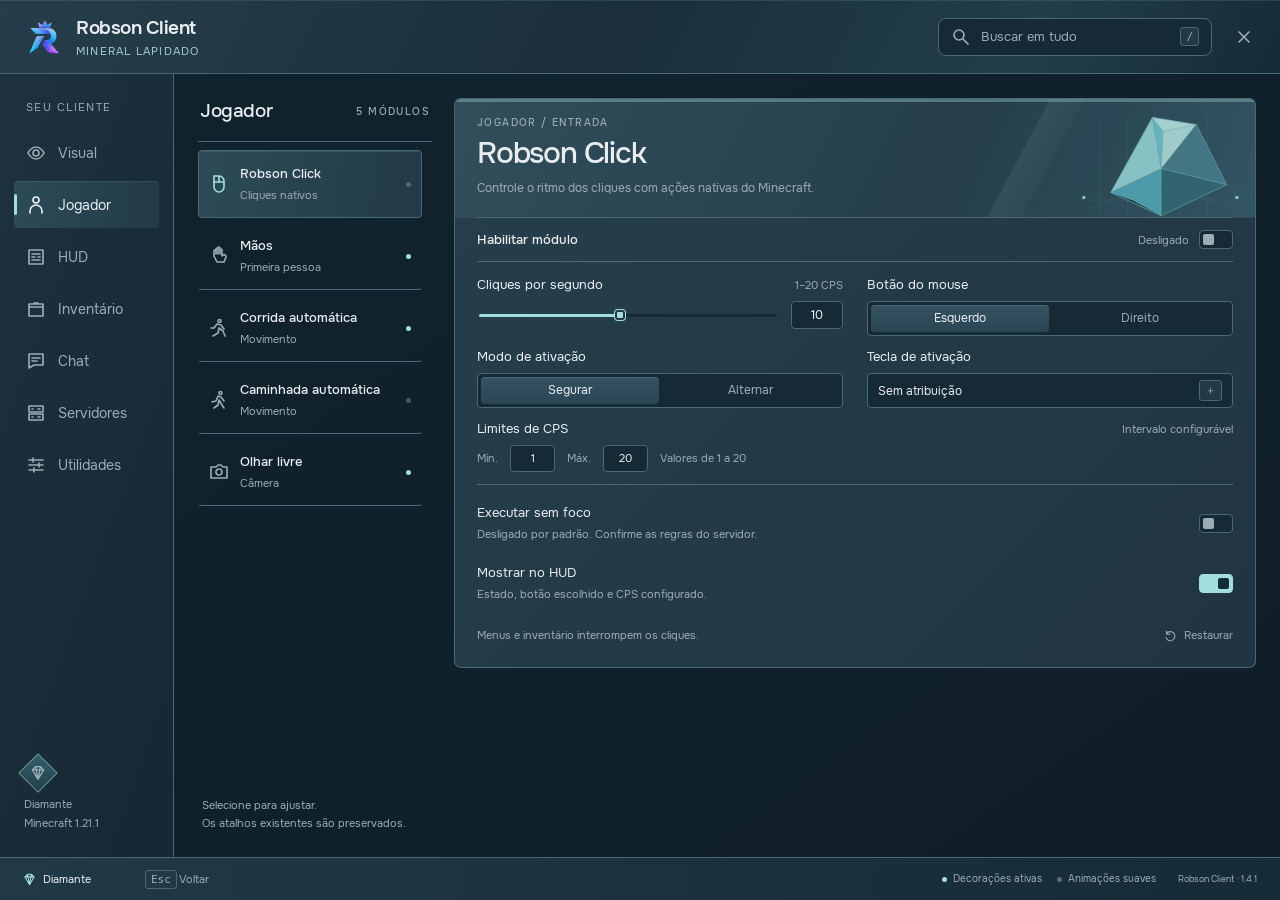
<file: client-embed.html>
<!doctype html>
<html lang="pt-BR">
<head>
  <meta charset="UTF-8">
  <meta name="viewport" content="width=device-width, initial-scale=1">
  <title>Robson Client · Interface In-Game</title>
  <link rel="stylesheet" href="css/client-menu.css">
  <link rel="stylesheet" href="css/client-refinement.css">
  <style>
    /* Styling adjustments specifically for embed inside showcase */
    html, body {
      background: transparent !important;
      overflow: hidden;
      user-select: none;
    }
    #review-tools {
      display: none !important; /* Hide internal debug bar; controlled by showcase */
    }
    #app {
      min-height: 100vh !important;
      padding: 0 !important;
      background: transparent !important;
    }
    .app-window, .hud-window {
      width: 100% !important;
      height: 100vh !important;
      max-height: 100vh !important;
      border-radius: 0 !important;
      border: none !important;
      box-shadow: none !important;
    }
  </style>
</head>
<body>
  <div id="review-tools" style="display:none">
    <nav id="theme-switch"></nav>
    <nav id="screen-switch"></nav>
  </div>
  <main id="app"></main>
  <div id="demo-notice" role="status" aria-live="polite"></div>
  <script src="js/client-menu.js"></script>
</body>
</html>
</file>
<file: css/client-menu.css>
/* One layout contract for all themes. No theme selectors in functional geometry. */
@font-face{font-family:Onest;src:url('../assets/Onest-Regular.ttf');font-weight:400;font-display:swap}@font-face{font-family:Onest;src:url('../assets/Onest-Medium.ttf');font-weight:500;font-display:swap}@font-face{font-family:Onest;src:url('../assets/Onest-Semibold.ttf');font-weight:600 900;font-display:swap}
*{box-sizing:border-box}html,body{margin:0;min-height:100%;font-family:Onest,sans-serif;color:#e9edf1}body{background:#111919}button,input,select{font:inherit}button{cursor:pointer}button:focus-visible,input:focus-visible,select:focus-visible{outline:2px solid var(--accent);outline-offset:3px}button{border:0;color:inherit}svg.icon{width:20px;height:20px;fill:none;stroke:currentColor;stroke-width:1.65;stroke-linecap:round;stroke-linejoin:round;flex-shrink:0}h1,h2,h3,p{margin:0}button,input{min-width:0}input{color:var(--text);background:var(--input);border:1px solid var(--line);border-radius:7px;padding:10px 12px;width:100%;outline:none}input:focus{border-color:var(--accent)}input::placeholder{color:var(--muted)}label{font-size:12px;color:var(--muted)}small{font-size:11px;color:var(--muted)}.muted{color:var(--muted)}.accent{color:var(--accent)}
#review-tools{height:52px;padding:0 20px;display:flex;align-items:center;gap:20px;background:#101417;border-bottom:1px solid #293135;font-size:11px;letter-spacing:.05em}#review-tools>span{color:#a5afb1;margin-right:auto}#review-tools nav{display:flex;gap:3px}#review-tools button{background:transparent;padding:7px 10px;border-radius:5px;color:#a9b4b7;font-size:11px}#review-tools button.active{background:#2b3436;color:#fff}#review-tools a{color:#a5afb1;text-decoration:none}body.capture #review-tools{display:none}#app{--text:#e8f0f4;--muted:#91a3ad;--line:#2e4854;--accent:#9adddf;--accent-dark:#122c36;--ground:#111e29;--panel:#1b2d39;--input:#12232e;--raised:#223b46;min-height:calc(100vh - 52px);background:linear-gradient(#07121b85,#07121bad),url('../assets/world.svg') center/cover;display:flex;align-items:center;justify-content:center;padding:30px 32px}body.capture #app{min-height:100vh}.app-window{width:1184px;max-width:100%;height:690px;max-height:calc(100vh - 90px);display:flex;flex-direction:column;position:relative;background:var(--ground);border:1px solid var(--line);box-shadow:0 20px 45px #0005;border-radius:15px;overflow:hidden}.capture .app-window{max-height:calc(100vh - 70px)}
.topbar{height:74px;display:flex;align-items:center;gap:16px;padding:0 24px;border-bottom:1px solid var(--line);flex-shrink:0;position:relative;z-index:2}.brand{display:flex;align-items:center;gap:12px;min-width:245px}.brand img{width:40px;height:42px;object-fit:contain}.brand-name{font-size:19px;letter-spacing:-.5px;font-weight:600}.brand-caption{font-size:10px;color:var(--muted);margin-top:4px;letter-spacing:.11em;text-transform:uppercase}.global-search{display:flex;align-items:center;gap:10px;margin-left:auto;width:274px;padding:0 12px;background:var(--input);border:1px solid var(--line);border-radius:8px;color:var(--muted);height:38px}.global-search input{background:transparent;border:0;padding:0;font-size:12px}.keycap{font-family:monospace;font-size:11px;padding:2px 5px;background:var(--panel);border:1px solid var(--line);border-radius:3px;color:var(--muted)}.close{width:28px;height:28px;display:grid;place-items:center;border-radius:7px;background:transparent;color:var(--muted)}.close:hover{background:var(--panel);color:var(--text)}.body-area{display:flex;flex:1;min-height:0}.rail{width:174px;flex-shrink:0;padding:26px 14px 16px;border-right:1px solid var(--line);display:flex;flex-direction:column}.rail-caption{margin:0 12px 15px;font-size:9px;letter-spacing:.13em;color:var(--muted);text-transform:uppercase}.rail-button{height:44px;display:flex;align-items:center;gap:12px;text-align:left;padding:0 12px;margin:0 0 5px;border-radius:7px;background:transparent;color:var(--muted);position:relative;font-size:12px}.rail-button.active{background:var(--panel);color:var(--text)}.rail-button.active:before{content:'';position:absolute;left:0;top:13px;bottom:13px;width:3px;border-radius:3px;background:var(--accent)}.rail-button:hover{color:var(--text);background:var(--panel)}.rail-bottom{margin-top:auto;padding:14px 10px 0;font-size:10px;color:var(--muted);line-height:1.7}.theme-stamp{width:28px;height:28px;display:grid;place-items:center;margin-bottom:8px;border:1px solid var(--line);transform:rotate(45deg)}.theme-stamp .icon{transform:rotate(-45deg);width:16px}.work-space{flex:1;min-width:0;display:grid;grid-template-columns:234px minmax(0,1fr);padding:24px;gap:22px;overflow:auto}.module-browser{min-width:0;display:flex;flex-direction:column}.section-eyebrow{text-transform:uppercase;font-size:9px;letter-spacing:.14em;color:var(--muted);font-weight:500}.browser-heading{display:flex;align-items:center;justify-content:space-between;padding:1px 2px 18px}.browser-heading h2{font-size:17px;font-weight:500;letter-spacing:-.4px}.module-items{display:flex;flex-direction:column;gap:4px}.module-item{display:flex;align-items:center;gap:11px;padding:13px 10px;background:transparent;text-align:left;border-radius:8px;min-height:66px;position:relative;border:1px solid transparent}.module-item .icon{color:var(--muted);width:20px}.module-item strong{font-size:12px;font-weight:500;display:block}.module-item small{font-size:10px;display:block;margin-top:5px}.module-item .state-dot{margin-left:auto;width:5px;height:5px;border-radius:50%;background:var(--muted);flex-shrink:0;opacity:.4}.module-item .state-dot.on{background:var(--accent);opacity:1}.module-item.selected{background:var(--panel);border-color:var(--line)}.module-item.selected .icon{color:var(--accent)}.module-item:hover{background:var(--panel)}.browser-note{margin-top:auto;padding:15px 4px 0;font-size:10px;color:var(--muted);line-height:1.7}.module-sheet{min-width:0;position:relative;display:flex;flex-direction:column;gap:0}.module-hero{position:relative;min-height:148px;padding:22px 22px 18px;background:var(--panel);border-radius:12px 12px 0 0;border:1px solid var(--line);border-bottom:0;overflow:hidden}.module-hero .section-eyebrow{margin-bottom:10px}.module-hero h1{font-weight:500;font-size:30px;line-height:1.1;letter-spacing:-1.2px;position:relative;z-index:1}.module-hero p{font-size:11px;line-height:1.65;color:var(--muted);margin-top:11px;max-width:60%;position:relative;z-index:1}.material-art{position:absolute;right:0;top:-12px;width:215px;height:170px;opacity:.8;pointer-events:none}.settings-body{border:1px solid var(--line);border-top:0;padding:0 22px 18px;background:var(--panel);border-radius:0 0 12px 12px}.activation{display:flex;align-items:center;padding:14px 0;margin-bottom:8px;border-top:1px solid var(--line);border-bottom:1px solid var(--line);gap:10px}.activation>span{font-size:11px;font-weight:500}.activation .session-state{color:var(--muted);font-size:10px;font-weight:400;margin-left:auto}.toggle{width:34px;height:19px;border-radius:14px;padding:3px;background:var(--input);border:1px solid var(--line);display:flex;align-items:center;flex-shrink:0;transition:background .12s ease}.toggle:before{content:'';display:block;width:11px;height:11px;background:var(--muted);border-radius:50%;transition:transform .12s ease}.toggle[aria-pressed="true"]{background:var(--accent);border-color:var(--accent)}.toggle[aria-pressed="true"]:before{background:var(--accent-dark);transform:translateX(15px)}.settings-grid{display:grid;grid-template-columns:1fr 1fr;column-gap:28px;row-gap:16px;padding-top:6px}.setting{display:flex;flex-direction:column;gap:8px;min-width:0}.setting.wide{grid-column:1/-1}.setting-head{display:flex;align-items:center;justify-content:space-between;gap:8px}.setting-head label{color:var(--text);font-size:11px}.setting-head small{font-size:9px}.segments{display:flex;gap:3px;padding:3px;background:var(--input);border:1px solid var(--line);border-radius:7px;min-height:32px}.segments button{flex:1;background:transparent;color:var(--muted);font-size:10px;padding:5px 6px;border-radius:4px}.segments button.active{background:var(--raised);color:var(--text)}.slider-row{display:flex;align-items:center;gap:12px;height:28px}.slider-row input[type="range"]{padding:0;appearance:none;-webkit-appearance:none;background:linear-gradient(to right,var(--accent) 0,var(--accent) var(--pct,48%),var(--input) var(--pct,48%),var(--input) 100%);height:3px;border:0;border-radius:3px}.slider-row input[type="range"]::-webkit-slider-thumb{appearance:none;-webkit-appearance:none;width:10px;height:10px;border-radius:3px;background:var(--accent);border:2px solid var(--panel);box-shadow:0 0 0 1px var(--accent)}.number{max-width:52px;padding:5px 3px;text-align:center;font-size:12px;border-radius:5px;background:var(--input);border:1px solid var(--line);color:var(--text)}.limits{display:flex;gap:12px;align-items:center;color:var(--muted);font-size:10px}.limits input{width:45px;padding:5px;text-align:center;font-size:11px}.keybind-button{height:32px;background:var(--input);border:1px solid var(--line);border-radius:7px;text-align:left;padding:0 10px;font-size:10px;display:flex;align-items:center;justify-content:space-between}.option-line{display:flex;align-items:center;justify-content:space-between;font-size:11px;padding:8px 0}.option-line span{display:block}.option-line small{display:block;font-size:9px;margin-top:4px;line-height:1.5;max-width:350px}.setting-divider{grid-column:1/-1;border-top:1px solid var(--line);margin-top:0}.sheet-bottom{display:flex;align-items:center;justify-content:space-between;margin-top:16px;color:var(--muted);font-size:9px}.ghost-button{background:transparent;font-size:10px;color:var(--muted);padding:5px 0;display:flex;align-items:center;gap:7px}.ghost-button .icon{width:13px;height:13px}.ghost-button:hover{color:var(--text)}.primary-button{background:var(--accent);color:var(--accent-dark);font-size:11px;padding:10px 15px;border-radius:7px;font-weight:600}.secondary-button{border:1px solid var(--line);background:var(--raised);color:var(--text);padding:9px 12px;border-radius:7px;font-size:11px}.bottom-bar{height:43px;flex-shrink:0;display:flex;align-items:center;gap:18px;border-top:1px solid var(--line);padding:0 23px;color:var(--muted);font-size:10px;background:var(--ground)}.theme-chip{display:flex;align-items:center;gap:7px;background:transparent;padding:0;color:var(--text);font-size:10px}.theme-chip .icon{width:13px;height:13px;color:var(--accent)}.bottom-bar .pref{margin-left:auto;display:flex;align-items:center;gap:7px}.preference{background:transparent;color:var(--muted);font-size:9px;display:flex;align-items:center;gap:6px;padding:4px}.preference .pref-dot{width:5px;height:5px;background:var(--accent);border-radius:50%}.preference[aria-pressed="false"] .pref-dot{background:var(--muted);opacity:.5}.version{font-size:9px}

/* Shared chat layout. */
.chat-space{padding:24px 28px;flex:1;min-width:0;display:flex;flex-direction:column;overflow:auto}.page-heading{display:flex;align-items:flex-start;justify-content:space-between;gap:20px;flex-shrink:0;position:relative;padding-bottom:20px}.page-heading .section-eyebrow{margin:0 0 8px}.page-heading h1{font-size:27px;font-weight:500;letter-spacing:-.9px}.page-heading p{font-size:11px;color:var(--muted);line-height:1.6;margin-top:9px}.page-material{width:125px;height:84px;object-fit:contain;margin-top:-7px;opacity:.65}.page-tabs{display:flex;align-items:center;gap:23px;border-bottom:1px solid var(--line);margin-bottom:18px;flex-shrink:0}.page-tabs button{background:transparent;padding:0 0 10px;color:var(--muted);font-size:12px;border-bottom:2px solid transparent}.page-tabs button.active{border-color:var(--accent);color:var(--text)}.search-box{display:flex;gap:10px;align-items:center;background:var(--input);border:1px solid var(--line);padding:0 13px;border-radius:7px;height:41px;flex-shrink:0}.search-box input{border:0;background:transparent;padding:0;font-size:12px}.search-box .icon{color:var(--muted);width:16px}.result-count{display:flex;align-items:center;justify-content:space-between;font-size:10px;color:var(--muted);padding:14px 2px 9px}.chat-results{flex:1;min-height:80px;border-top:1px solid var(--line);overflow:auto;padding-top:5px}.chat-result{padding:15px 11px;border-bottom:1px solid var(--line);display:flex;gap:14px;align-items:baseline}.chat-result .message{font:12px/1.8 monospace;color:#e7e8e5;flex:1;min-width:0}.chat-result .message .player{color:#bdc9d5}.chat-result .message .rank{color:#d7c9a3}.chat-result .message .term{background:var(--raised);color:var(--accent);padding:1px 2px}.result-index{font-family:monospace;font-size:9px;color:var(--muted);opacity:.7;min-width:16px}.reply-box{margin-top:17px;padding:13px 16px;background:var(--panel);border:1px solid var(--line);border-radius:9px;display:flex;align-items:center;gap:18px}.reply-box>div:first-child{width:153px;flex-shrink:0}.reply-box h3{font-size:11px;font-weight:500}.reply-box p{font-size:9px;margin-top:4px;color:var(--muted);line-height:1.5}.reply-box input{max-width:210px;font-size:11px;padding:8px 11px}.reply-box .primary-button{margin-left:auto;white-space:nowrap}.chat-filters{display:grid;grid-template-columns:1fr 1fr;gap:28px;flex:1;min-height:0;overflow:auto;padding:2px 0 12px}.filter-group{min-width:0}.filter-group h3{font-size:13px;font-weight:500;margin-bottom:5px}.filter-group .subhint{font-size:10px;color:var(--muted);line-height:1.5;margin-bottom:15px}.filter-group .option-line{border-bottom:1px solid var(--line);padding:10px 0}.filter-input{margin-top:15px;display:block}.filter-input span{display:block;margin-bottom:7px;color:var(--text);font-size:10px}.filter-input input{font-size:11px;padding:8px 10px}.filter-input small{display:block;margin-top:6px;font-size:9px}.filter-actions{display:flex;align-items:center;justify-content:space-between;gap:20px;border-top:1px solid var(--line);padding-top:12px;font-size:10px;color:var(--muted)}
/* Shared HUD layout. */
.hud-window{width:1184px;max-width:100%;height:690px;max-height:calc(100vh - 90px);position:relative;border:1px solid var(--line);border-radius:14px;overflow:hidden;background:linear-gradient(#10151c32,#10151c32),url('../assets/world.svg') center/cover;box-shadow:0 20px 45px #0005;display:flex;flex-direction:column}.capture .hud-window{max-height:calc(100vh - 70px)}.hud-topbar{height:66px;flex-shrink:0;display:flex;align-items:center;gap:19px;padding:0 21px;background:var(--ground);border-bottom:1px solid var(--line);position:relative;z-index:3}.hud-topbar .brand{min-width:190px}.hud-topbar .brand img{width:32px;height:35px}.hud-topbar .brand-name{font-size:16px}.hud-topbar .brand-caption{font-size:9px}.toolbar-settings{display:flex;align-items:center;gap:17px;margin-left:auto}.toolbar-control{display:flex;align-items:center;gap:9px;font-size:10px;color:var(--muted)}.hud-stage{display:flex;flex:1;min-height:0}.hud-canvas{flex:1;min-width:0;position:relative;overflow:hidden}.hud-grid{position:absolute;inset:0;pointer-events:none;background-image:linear-gradient(#dce9e314 1px,transparent 1px),linear-gradient(90deg,#dce9e314 1px,transparent 1px);background-size:32px 32px}.hud-grid:before{position:absolute;inset:0;content:'';background:linear-gradient(90deg,transparent 49.95%,#dce9e342 49.95%,#dce9e342 50.05%,transparent 50.05%),linear-gradient(transparent 49.9%,#dce9e342 49.9%,#dce9e342 50.1%,transparent 50.1%)}.hud-inspector{width:285px;flex-shrink:0;background:var(--ground);border-left:1px solid var(--line);padding:23px 22px 17px;overflow:auto}.hud-inspector .page-heading{padding-bottom:17px;border-bottom:1px solid var(--line);margin-bottom:17px}.hud-inspector .page-heading h1{font-size:21px}.hud-inspector .page-heading p{font-size:10px;margin-top:8px}.hud-inspector .setting{margin-top:16px;gap:8px}.hud-inspector .setting-head label{font-size:10px}.hud-inspector .option-line{font-size:10px;margin-top:8px}.hud-inspector .segments{margin-top:3px}.hud-inspector .sheet-bottom{padding-top:8px;margin-top:16px;border-top:1px solid var(--line)}.hud-bottom{height:43px;flex-shrink:0;display:flex;align-items:center;gap:22px;padding:0 20px;background:var(--ground);border-top:1px solid var(--line);font-size:9px;color:var(--muted)}.hud-bottom .pref{display:flex;align-items:center;gap:13px;margin-left:auto}.hud-selection-tabs{display:flex;gap:7px;position:absolute;left:18px;bottom:20px;padding:5px;background:var(--ground);border:1px solid var(--line);border-radius:8px;z-index:2}.hud-selection-tabs button{background:transparent;color:var(--muted);font-size:10px;padding:7px 11px;border-radius:4px}.hud-selection-tabs button.active{background:var(--raised);color:var(--text)}.preview-tag{position:absolute;left:19px;top:16px;background:var(--ground);color:var(--muted);padding:5px 9px;border:1px solid var(--line);border-radius:4px;font-size:9px}.vanilla{font-family:monospace;text-shadow:1px 1px 0 #202b1b;font-weight:600;color:#faf9f4;position:absolute;line-height:1.65;user-select:none}.vanilla.effects{left:18px;top:65px;font-size:11px;display:flex;gap:9px;flex-direction:column}.effect-chip{background:#182119aa;padding:4px 8px;display:flex;gap:8px;align-items:center}.effect-symbol{color:#a9d9dd;font-size:15px}.vanilla.scoreboard{right:25px;top:92px;width:179px;font-size:12px;background:#1a241ab5;padding:9px 12px}.vanilla.scoreboard>strong{display:block;text-align:center;color:#ded697;font-size:12px;margin-bottom:7px}.vanilla.scoreboard>div{display:flex;justify-content:space-between;gap:10px;font-size:11px}.vanilla.boss{top:31px;left:50%;transform:translateX(-50%);width:285px;font-size:11px;text-align:center}.boss-progress{height:9px;background:#222422;border:2px solid #332b39;box-shadow:0 0 0 1px #cad0c752;margin-top:2px}.boss-progress>i{display:block;width:65%;height:5px;background:repeating-linear-gradient(90deg,#a855b2 0,#a855b2 25px,#743577 25px,#743577 27px)}.vanilla.chat{left:25px;bottom:80px;width:380px;font-size:11px;background:#17221cb2;padding:9px 10px}.vanilla.chat .name{color:#e2cf80}.vanilla.chat .server{color:#a1d2bc}.vanilla.chat .hello{color:#b5d0d9}.vanilla.selected{outline:1px solid var(--accent);outline-offset:7px;cursor:move}.vanilla.selected:before,.vanilla.selected:after{position:absolute;content:'';width:6px;height:6px;background:var(--accent);right:-11px;bottom:-11px;border:1px solid var(--ground)}.vanilla.selected:before{left:-11px;top:-11px;right:auto;bottom:auto}.selection-label{font:9px Onest,sans-serif;text-shadow:none;position:absolute;left:-8px;top:-27px;background:var(--accent);color:var(--accent-dark);padding:3px 7px;font-weight:500}.chat-actions{position:absolute;right:23px;bottom:82px;background:#1a241dbb;border:1px solid #d3e4d44d;border-radius:5px;padding:6px 8px;display:flex;gap:11px;color:#e5ebdf;font:9px Onest,sans-serif}.chat-actions .icon{width:13px;height:13px}.crosshair{position:absolute;top:50%;left:50%;width:14px;height:14px;color:#eef1e7}.crosshair:after,.crosshair:before{content:'';background:currentColor;position:absolute}.crosshair:before{width:14px;height:2px;top:6px;left:0}.crosshair:after{height:14px;width:2px;top:0;left:6px}.hotbar{position:absolute;bottom:21px;left:50%;transform:translateX(-50%);height:34px;display:flex;gap:2px;border:3px solid #8c918580;background:#333b3280;padding:2px}.hotbar i{width:28px;background:#282e28aa;border:1px solid #79816e70}.hotbar i:first-child{border:2px solid #d2d9c4}
.no-decorations .material-art,.no-decorations .page-material,.no-decorations .theme-stamp{visibility:hidden}.no-decorations .module-hero:before{display:none}.reduced *, .reduced *:before,.reduced *:after{transition:none!important;animation:none!important}#demo-notice{position:fixed;left:50%;bottom:20px;transform:translateX(-50%);z-index:10;background:#e7e9e2;color:#202820;box-shadow:0 5px 20px #0006;border-radius:8px;font-size:12px;padding:11px 16px;opacity:0;pointer-events:none}#demo-notice.show{opacity:1;transition:opacity .15s}.empty-module{flex:1;display:grid;place-content:center;text-align:center;color:var(--muted);gap:12px;background:var(--panel);border-radius:10px}.empty-module h1{font-size:24px;font-weight:500;color:var(--text)}.empty-module p{font-size:11px;max-width:270px;line-height:1.7}.empty-module .icon{width:35px;height:35px;margin:auto;color:var(--accent)}


/* Final shared geometry, typography and responsive rules. */
.app-window,.hud-window{height:720px;max-height:calc(100vh - 90px)}
.capture .app-window,.capture .hud-window{max-height:calc(100vh - 48px)}
.topbar{height:74px}
.brand{width:245px;min-width:245px}.brand-caption{font-size:11px;line-height:14px}
.body-area{overflow:hidden}.rail{width:174px;padding:26px 14px 16px}
.rail-button{font-size:14px;height:47px}.rail-caption,.rail-bottom{font-size:11px}
.rail-bottom{height:96px;flex-shrink:0}.rail-button{flex-shrink:0}
.work-space{grid-template-columns:234px minmax(0,1fr);padding:24px;gap:22px;overflow:auto}
.module-browser{min-height:0}.browser-heading{padding:1px 2px 18px;border-bottom:1px solid var(--line);margin-bottom:8px;flex-shrink:0}
.browser-heading h2{font-size:19px}.section-eyebrow{font-size:10px}
.module-items{flex:1;min-height:0;overflow-y:auto;overflow-x:hidden;gap:4px;scrollbar-gutter:stable}
.module-item{min-height:68px;flex-shrink:0;padding:13px 10px;border:1px solid transparent;border-bottom-color:var(--line)}
.module-item strong{font-size:13px;line-height:18px}.module-item small{font-size:11px;line-height:15px}
.module-item .icon{width:20px;height:20px}.module-item.selected{border-color:var(--line)}
.browser-note{font-size:11px;flex-shrink:0;padding-top:15px}.has-index-scroll .browser-heading .section-eyebrow:after{content:' ?';color:var(--accent)}
.module-sheet{height:max-content}.module-hero{height:119px;min-height:119px;padding:17px 22px 18px;flex-shrink:0}
.module-hero .section-eyebrow{margin-bottom:8px}.module-hero h1{font-size:30px;line-height:33px;letter-spacing:-1.2px}
.module-hero p{font-size:12px;line-height:19px;max-width:69%;margin-top:9px}
.material-art{width:178px;height:141px;top:-8px;right:0;object-fit:contain;opacity:.8}
.settings-body{padding:0 22px 18px;border:1px solid var(--line);border-top:0}
.activation{padding:12px 0;margin-bottom:8px;border-top:1px solid var(--line);border-bottom:1px solid var(--line)}
.activation>span,.option-line{font-size:13px;line-height:18px}.activation .session-state{font-size:11px}
.setting-head label{font-size:13px;line-height:18px}.setting-head small{font-size:11px;line-height:15px}
.setting{gap:7px}.settings-grid{grid-template-columns:1fr 1fr;column-gap:24px;row-gap:12px;padding-top:6px}
.segments{min-height:35px;gap:3px;padding:3px;border:1px solid var(--line)}
.segments button{font-size:12px;line-height:17px;padding:5px 6px}
.keybind-button{height:35px;font-size:12px;padding:0 10px}.limits{font-size:11px;gap:12px;line-height:15px}
.limits input{width:45px;padding:5px;font-size:11px;line-height:15px}.limits small{font-size:11px;line-height:15px}
.option-line{padding:7px 0}.option-line small{font-size:11px;line-height:17px;margin-top:4px;max-width:350px}
.sheet-bottom{margin-top:12px;font-size:11px;line-height:17px;gap:12px}
.ghost-button{font-size:11px;white-space:nowrap}.primary-button,.secondary-button{font-size:12px;line-height:17px}
.global-search input{font-size:13px;line-height:18px}.bottom-bar{font-size:11px}.theme-chip{width:104px;flex-shrink:0;font-size:11px}
.preference{font-size:10px;line-height:14px}.version{font-size:9px;line-height:13px}
input[type=number]{-moz-appearance:textfield;appearance:textfield}
input[type=number]::-webkit-inner-spin-button,input[type=number]::-webkit-outer-spin-button{-webkit-appearance:none;margin:0}
/* Chat uses the same heading, tabs, search, results and reply below on every theme. */
.chat-space{padding:24px 28px;display:flex;flex-direction:column;overflow:hidden}
.page-heading{padding-bottom:20px}.page-heading h1{font-size:27px;line-height:32px}.page-heading .section-eyebrow{font-size:11px;line-height:15px}
.page-heading p{font-size:13px;line-height:20px}.page-material{width:125px;height:84px;margin-top:-7px;object-fit:contain;opacity:.7}
.page-tabs{gap:23px;padding:0;border-bottom:1px solid var(--line);margin-bottom:18px}
.page-tabs button{font-size:13px;line-height:18px;padding:0 0 10px;border-bottom:2px solid transparent}
.search-box{height:41px;padding:0 13px;flex-shrink:0}.search-box input{font-size:13px;line-height:18px}
.result-count{font-size:13px;line-height:18px;padding:14px 2px 9px;flex-shrink:0}
.chat-results{border-top:1px solid var(--line);padding-top:5px;min-height:80px;flex:1;overflow:auto}
.chat-result{padding:15px 11px;gap:14px;border-bottom:1px solid var(--line)}
.chat-result .message{font:12px/1.8 monospace}.reply-box{margin-top:17px;padding:13px 16px;gap:18px;border:1px solid var(--line);flex-shrink:0}
.reply-box>div:first-child{width:175px;flex-shrink:0}.reply-box h3{font-size:13px;line-height:18px}.reply-box p{font-size:11px;line-height:17px}
.reply-box input{max-width:210px;font-size:12px;line-height:17px;padding:8px 11px}
.chat-filters{grid-template-columns:1fr 1fr;gap:28px;padding:2px 0 12px;overflow:auto;scrollbar-gutter:stable}
.filter-group{padding:0}.filter-group h3{font-size:15px;line-height:21px;margin-bottom:5px}
.filter-group .subhint{font-size:12px;line-height:18px;margin-bottom:15px}.chat-filters .option-line{font-size:13px;line-height:18px;padding:10px 0}
.chat-filters .option-line small{font-size:11px;line-height:17px}.filter-input span{font-size:12px;line-height:17px}
.filter-input input{font-size:12px;line-height:17px;padding:8px 10px}.filter-input small{font-size:11px;line-height:16px}
.filter-actions{font-size:12px;line-height:17px;flex-shrink:0;border-top:1px solid var(--line);padding-top:12px}
/* HUD inspector is 285px; theme must never change canvas or controls. */
.hud-topbar{height:66px;padding:0 21px;gap:19px}.hud-topbar .brand{width:205px;min-width:205px}
.hud-topbar .brand-name{font-size:18px;line-height:23px}.hud-topbar .brand-caption{font-size:10px;line-height:14px}
.toolbar-control{font-size:12px;line-height:17px}.hud-inspector{width:285px;padding:23px 22px 17px;border-left:1px solid var(--line);overflow:auto;scrollbar-gutter:stable}
.hud-inspector .page-heading{padding-bottom:17px;margin-bottom:17px;border-bottom:1px solid var(--line)}
.hud-inspector .page-heading h1{font-size:21px;line-height:26px}.hud-inspector .page-heading p{font-size:11px;line-height:17px}
.hud-inspector .setting{margin-top:13px;padding:0;gap:8px}.hud-inspector .setting-head label,.hud-inspector .option-line{font-size:12px;line-height:17px}
.hud-inspector .number{font-size:13px;line-height:18px}.hud-inspector .segments{margin-top:3px}
.hud-inspector .sheet-bottom{position:sticky;bottom:-17px;margin-top:16px;padding:12px 0 7px;border-top:1px solid var(--line);background:var(--inspector);box-shadow:0 -10px 15px var(--inspector);z-index:3;font-size:11px}
.hud-selection-tabs button{font-size:12px;line-height:17px}.hud-bottom{font-size:10px;line-height:14px}.preview-tag{font-size:10px;line-height:14px}
.scroll-cue{display:none;font-size:10px;line-height:14px;color:var(--accent);margin-top:4px;font-weight:500}.has-scroll .scroll-cue{display:block}.has-scroll .sheet-bottom{min-height:50px}
.module-items,.chat-filters,.hud-inspector{scrollbar-width:thin;scrollbar-color:var(--muted) var(--input)}
.module-items::-webkit-scrollbar,.chat-filters::-webkit-scrollbar,.hud-inspector::-webkit-scrollbar{width:5px}
.module-items::-webkit-scrollbar-track,.chat-filters::-webkit-scrollbar-track,.hud-inspector::-webkit-scrollbar-track{background:var(--input)}
.module-items::-webkit-scrollbar-thumb,.chat-filters::-webkit-scrollbar-thumb,.hud-inspector::-webkit-scrollbar-thumb{background:var(--muted);border-radius:3px}
@media(max-width:1100px){
 #app{padding:25px 18px}.rail{width:155px;padding:26px 10px 16px}.rail-button{font-size:13px;padding:0 9px;gap:9px}.rail-caption,.rail-bottom{font-size:10px}
 .work-space{grid-template-columns:189px minmax(0,1fr);gap:17px;padding:20px 18px}.module-item{padding:13px 8px}.module-item strong{font-size:12px}.module-item small{font-size:10px}
 .module-hero{padding-left:18px;padding-right:18px}.module-hero p{max-width:72%;font-size:11px}.material-art{width:150px;opacity:.65}.settings-body{padding-left:17px;padding-right:17px}
 .settings-grid{column-gap:16px}.setting-head label,.activation>span,.option-line{font-size:12px}.setting-head small,.option-line small{font-size:10px}.segments button,.keybind-button{font-size:11px}.sheet-bottom{font-size:10px}
 .bottom-bar{font-size:10px;gap:12px;padding:0 18px}.theme-chip{font-size:10px}.preference{font-size:9px}.version{font-size:8px}.global-search{width:240px}
 .chat-space{padding:22px}.chat-filters{gap:23px}.reply-box{gap:12px;padding:12px}.reply-box>div:first-child{width:142px}.reply-box p{font-size:10px}
 .hud-inspector{width:265px;padding:21px 18px 17px}.hud-topbar{padding:0 18px;gap:12px}.hud-topbar .brand{width:190px;min-width:190px}.toolbar-settings{gap:12px}
 .hud-bottom{font-size:9px;gap:15px;padding:0 18px}.hud-bottom .preference{font-size:9px}.hud-inspector .setting-head label{font-size:11px}.hud-inspector .segments button{font-size:11px}
 .vanilla.chat{width:350px;left:22px;font-size:10px}.vanilla.scoreboard{width:158px;right:19px;font-size:11px}.vanilla.boss{width:242px}
}
@media(max-height:790px){
 #app{padding-top:20px;padding-bottom:20px}.topbar{height:64px}.rail{padding-top:21px}.work-space{padding-top:18px;padding-bottom:17px}
 .chat-space{padding-top:20px;padding-bottom:20px}.chat-result{padding-top:13px;padding-bottom:13px}.page-heading{padding-bottom:16px}
}
@media(max-width:850px){
 #app{padding:15px 10px}.topbar{padding:0 16px}.brand{width:210px;min-width:210px}.brand-name{font-size:17px}.brand-caption{font-size:10px}.brand img{width:33px}.global-search{width:180px}
 .rail{width:128px;padding-left:7px;padding-right:7px}.rail-button{gap:7px;font-size:12px;padding:0 7px}.rail-button .icon{width:17px}.rail-caption{margin-left:7px;font-size:9px}.rail-bottom{padding-left:7px;font-size:9px}
 .work-space{grid-template-columns:170px minmax(0,1fr);padding:17px 13px;gap:13px}.module-item strong{font-size:11px}.module-item small{font-size:9px}.module-item .icon{width:17px}
 .module-hero h1{font-size:27px}.module-hero p{max-width:74%}.material-art{opacity:.45}.settings-grid{column-gap:14px}.setting-head small{display:none}.segments button{font-size:10px}.keybind-button{font-size:10px}
 .bottom-bar{gap:9px;padding:0 15px}.bottom-bar .pref{gap:6px}.version{display:none}.chat-space{padding:19px}.chat-filters{gap:17px}.reply-box>div:first-child{width:110px}.reply-box input{max-width:150px}.page-heading h1{font-size:23px}
 .hud-topbar .brand-caption{display:none}.hud-topbar .brand-name{font-size:15px}.hud-topbar .brand{width:160px;min-width:160px}.hud-inspector{width:240px;padding:20px 15px 17px}.toolbar-control{font-size:10px}.toolbar-settings{gap:8px}.toolbar-settings>.ghost-button{display:none}
 .vanilla.chat{left:18px;bottom:90px;width:300px;font-size:9px}.vanilla.boss{width:220px}.vanilla.scoreboard{width:137px}.vanilla.scoreboard>strong,.vanilla.scoreboard>div{font-size:9px}
 .chat-actions{right:17px;bottom:54px}.hud-bottom{gap:12px;padding:0 17px;font-size:8px}.hud-selection-tabs{left:15px;padding:4px;bottom:20px;gap:2px}.hud-selection-tabs button{font-size:10px;padding:6px 9px}
}
</file>
<file: css/client-refinement.css>
/* Material skins only. Functional geometry and font metrics belong to styles.css. */

/* Diamante: superfícies lapidadas, face mineral fria e linhas de luz contidas. */
#app.diamante{--text:#e8f0f4;--muted:#9cacb5;--line:#4b6875;--accent:#a2dddf;--accent-dark:#142e38;--ground:#111f29;--panel:#233946;--input:#152a35;--raised:#2b4a56;--inspector:#233946}
.diamante .app-window,.diamante .hud-window{border-color:#668994;border-radius:10px;box-shadow:0 20px 45px #0005,0 1px 0 #c8f1ef33 inset}
.diamante .topbar,.diamante .hud-topbar{background:linear-gradient(116deg,#263e4b 0,#1a2e3b 48%,#223e4b 80%,#152b36 100%);box-shadow:0 1px 0 #9cddda22 inset}
.diamante .brand-caption{color:#accfd3}.diamante .rail{background:linear-gradient(110deg,#1d323d,#152732)}
.diamante .work-space,.diamante .chat-space{background:linear-gradient(145deg,#10232d,#101e28)}
.diamante .rail-button,.diamante .module-item,.diamante .segments,.diamante .keybind-button,.diamante input{border-radius:4px}
.diamante .rail-button.active,.diamante .module-item.selected{background:linear-gradient(100deg,#2c4b57,#233a48);box-shadow:0 1px 0 #b0e6e51a inset}
.diamante .module-hero{border-radius:7px 7px 0 0;background:linear-gradient(115deg,#314e5b,#263e4b 62%,#335664)}
.diamante .module-hero:before{content:'';position:absolute;inset:0;pointer-events:none;background:linear-gradient(118deg,transparent 69%,#b9e5e914 69%,#b9e5e908 73%,transparent 73%);box-shadow:0 3px 0 #b4e0df55 inset}
.diamante .settings-body{background:linear-gradient(135deg,#263e4b,#203541);border-radius:0 0 7px 7px;box-shadow:0 1px 0 #b5dadb18 inset}
.diamante .segments button.active,.diamante .hud-selection-tabs button.active{background:linear-gradient(#365361,#2a4553);box-shadow:0 1px 0 #bce4e426 inset}
.diamante .toggle{border-radius:4px}.diamante .toggle:before{border-radius:2px}
.diamante .theme-stamp{background:linear-gradient(135deg,#34606a,#223d4b);border-color:#709ca2}
.diamante .bottom-bar,.diamante .hud-bottom{background:linear-gradient(100deg,#213946,#152b36)}
.diamante .reply-box,.diamante .search-box,.diamante .primary-button,.diamante .secondary-button{border-radius:4px}
.diamante .reply-box{background:linear-gradient(100deg,#2a4350,#203641);box-shadow:0 1px 0 #b6d9db20 inset}
.diamante .chat-results{background:linear-gradient(120deg,#12232d,#142833)}
.diamante .hud-inspector{background:linear-gradient(135deg,#2b4653,#233946)}
.diamante .hud-inspector .page-heading{box-shadow:0 1px 0 #a0d1d326}
.diamante .primary-button{background:linear-gradient(#b4e6e4,#92cccf);box-shadow:0 1px 0 #e5ffff55 inset}
.diamante .secondary-button{background:linear-gradient(#385762,#2c4654)}

/* Ametista: estratos de geodo e basalto; cobre separa superfícies sem mover controles. */
#app.ametista{--text:#f0eaf2;--muted:#b9aabb;--line:#735b79;--accent:#d5b5e6;--accent-dark:#35233e;--ground:#251e2d;--panel:#3a2d43;--input:#2c2235;--raised:#584264;--inspector:#36293f}
.ametista .app-window,.ametista .hud-window{border-color:#92758e;border-radius:19px;box-shadow:0 20px 45px #0005,0 1px 0 #dfbfe425 inset}
.ametista .topbar,.ametista .hud-topbar{background:radial-gradient(ellipse at 78% -80%,#684573 0,#49304f 34%,#322437 58%,#332637 100%);box-shadow:0 -2px 0 #b58a7180 inset,0 1px 0 #d7b4df14 inset}
.ametista .brand-caption{color:#d5ae97}.ametista .rail{background:linear-gradient(125deg,#33253b,#251e2d 70%)}
.ametista .work-space,.ametista .chat-space{background:radial-gradient(ellipse at 110% 10%,#3a294643,#251e2d 70%)}
.ametista .rail-button,.ametista .module-item{border-radius:12px}
.ametista .rail-button.active,.ametista .module-item.selected{background:linear-gradient(110deg,#64466b,#43314e);box-shadow:2px 0 0 #c6987b inset,0 1px 0 #d6b5df20 inset}
.ametista .module-item .icon{stroke-linecap:round;stroke-linejoin:round;stroke:#bea2cf}.ametista .module-item.selected .icon{stroke:#edd5f4}
.ametista .module-hero{border-radius:20px 11px 0 0;background:radial-gradient(ellipse at 112% 6%,#745282 0 17%,#533960 18% 30%,#483352 31% 46%,#3a2b43 47% 100%);box-shadow:0 -1px 0 #c4937980 inset}
.ametista .module-hero:before{content:'';position:absolute;inset:0;pointer-events:none;background:radial-gradient(ellipse at 111% 0,transparent 44%,#ab7e681f 44.5%,transparent 45.5%)}
.ametista .settings-body{border-radius:0 0 13px 20px;background:linear-gradient(125deg,#3c2d44,#312638);box-shadow:0 1px 0 #dcbadd0d inset}
.ametista .segments,.ametista .keybind-button,.ametista input{border-radius:12px}
.ametista .segments{background:linear-gradient(#2c2035,#302438);box-shadow:0 1px 0 #0003 inset}
.ametista .segments button,.ametista .hud-selection-tabs button{border-radius:9px}
.ametista .segments button.active,.ametista .hud-selection-tabs button.active{background:linear-gradient(#745882,#594466);box-shadow:0 1px 0 #d5b6e72c inset}
.ametista .toggle{border-radius:12px}.ametista .toggle:before{border-radius:50%}
.ametista .theme-stamp{border-radius:8px;background:linear-gradient(135deg,#705176,#3f304b);border-color:#c49883}
.ametista .bottom-bar,.ametista .hud-bottom{background:linear-gradient(90deg,#35273b,#2b2132);box-shadow:0 1px 0 #bf93702e inset}
.ametista .reply-box,.ametista .search-box,.ametista .primary-button,.ametista .secondary-button{border-radius:12px}
.ametista .reply-box{background:linear-gradient(115deg,#45304e,#35263f);box-shadow:2px 0 0 #b88a73 inset,0 1px 0 #d5adcf1a inset}
.ametista .chat-results{border-radius:12px;background:radial-gradient(ellipse at 105% 100%,#54356033,#322638 75%)}
.ametista .chat-result{border-bottom-color:#765778}.ametista .filter-group h3{color:#e5c6ec}.ametista .filter-group{background:linear-gradient(130deg,#51385a12,#392b4312)}
.ametista .hud-inspector{background:radial-gradient(ellipse at 130% 15%,#5b3e6660,#36293f 60%);box-shadow:1px 0 0 #b18a75 inset}
.ametista .hud-inspector .page-heading{border-bottom-color:#ad8676}
.ametista .primary-button{background:linear-gradient(#dfc2ed,#c19bd7);box-shadow:0 1px 0 #f5e2ff66 inset}
.ametista .secondary-button{background:linear-gradient(#674b73,#4f3b5d)}

/* Esmeralda: deepslate, madeira em faixas e acabamento de oficina moderna. */
#app.esmeralda{--text:#edf1e6;--muted:#b0bca7;--line:#607257;--accent:#bfd5a0;--accent-dark:#293824;--ground:#242d26;--panel:#344332;--input:#263326;--raised:#526747;--inspector:#33412e}
.esmeralda .app-window,.esmeralda .hud-window{border-color:#91a480;border-radius:6px;box-shadow:0 20px 45px #0005,0 1px 0 #c5d5ab22 inset}
.esmeralda .topbar,.esmeralda .hud-topbar{background:linear-gradient(0deg,#756247 0 2px,#414f36 2px 8px,#323e2e 8px 100%);box-shadow:0 1px 0 #ccb28744 inset}
.esmeralda .brand-caption{color:#d0b893}.esmeralda .rail{background:repeating-linear-gradient(0deg,#2c3729 0 28px,#303b2c 28px 29px)}
.esmeralda .work-space,.esmeralda .chat-space{background:repeating-linear-gradient(90deg,#253025 0 63px,#283328 63px 64px)}
.esmeralda .rail-button,.esmeralda .module-item,.esmeralda .segments,.esmeralda .keybind-button,.esmeralda input{border-radius:3px}
.esmeralda .rail-button.active,.esmeralda .module-item.selected{background:linear-gradient(105deg,#526246,#3f5238);box-shadow:2px 0 0 #c1a574 inset,0 1px 0 #b3ca9b2a inset}
.esmeralda .module-item .icon{stroke-linecap:square;stroke-linejoin:miter;stroke:#bacaaa}.esmeralda .module-item.selected .icon{stroke:#ddebc7}
.esmeralda .module-hero{border-radius:3px 3px 0 0;background:linear-gradient(0deg,#655c4333 0 8px,transparent 8px),repeating-linear-gradient(0deg,#3b4f37 0 32px,#405439 32px 33px);box-shadow:0 3px 0 #b4976899 inset,0 1px 0 #d1c29933 inset}
.esmeralda .module-hero:before{content:'';position:absolute;inset:0;pointer-events:none;background:linear-gradient(100deg,#a9c69107,transparent 45%,#19261922);box-shadow:8px 0 0 #191f190d inset}
.esmeralda .settings-body{border-radius:0 0 3px 3px;background:repeating-linear-gradient(0deg,#33422f 0 62px,#374632 62px 63px);box-shadow:0 1px 0 #c6d4b01c inset}
.esmeralda .segments{box-shadow:0 1px 0 #0003 inset}.esmeralda .segments button,.esmeralda .hud-selection-tabs button{border-radius:2px}
.esmeralda .segments button.active,.esmeralda .hud-selection-tabs button.active{background:linear-gradient(#61764e,#4d623f);box-shadow:0 1px 0 #c5d5a643 inset}
.esmeralda .toggle{border-radius:3px}.esmeralda .toggle:before{border-radius:1px}
.esmeralda .theme-stamp{border-radius:3px;background:linear-gradient(135deg,#6c7750,#40553a);border-color:#b2976d}
.esmeralda .bottom-bar,.esmeralda .hud-bottom{background:linear-gradient(0deg,#2e392b,#374330);box-shadow:0 1px 0 #ab916746 inset}
.esmeralda .reply-box,.esmeralda .search-box,.esmeralda .primary-button,.esmeralda .secondary-button{border-radius:3px}
.esmeralda .reply-box{background:repeating-linear-gradient(0deg,#394932 0 28px,#3e4e35 28px 29px);box-shadow:0 2px 0 #b0936599 inset}
.esmeralda .chat-results{background:repeating-linear-gradient(0deg,#23302322 0 41px,#61734814 41px 42px)}
.esmeralda .chat-result{border-bottom-color:#6d805b}.esmeralda .filter-group h3{color:#d7e2bb}
.esmeralda .hud-inspector{background:repeating-linear-gradient(0deg,#33412e 0 62px,#394832 62px 63px);box-shadow:1px 0 0 #af98713d inset}
.esmeralda .hud-inspector .page-heading{border-bottom-color:#bba076}
.esmeralda .primary-button{background:linear-gradient(#ccddb1,#abc489);box-shadow:0 1px 0 #ebf3cb66 inset}
.esmeralda .secondary-button{background:linear-gradient(#65754c,#4a603f)}

/* Decorative layers are optional. Base material colors and identical geometry remain. */
.no-decorations .module-hero:before{display:none}
.no-decorations .topbar,.no-decorations .hud-topbar,.no-decorations .rail,.no-decorations .work-space,.no-decorations .chat-space,.no-decorations .module-hero,.no-decorations .settings-body,.no-decorations .reply-box,.no-decorations .chat-results,.no-decorations .hud-inspector{background-image:none}
.no-decorations .topbar,.no-decorations .hud-topbar,.no-decorations .rail,.no-decorations .work-space,.no-decorations .chat-space{background-color:var(--ground)}
.no-decorations .module-hero,.no-decorations .settings-body,.no-decorations .reply-box{background-color:var(--panel)}
.no-decorations .chat-results{background-color:var(--input)}.no-decorations .hud-inspector{background-color:var(--inspector)}
</file>
